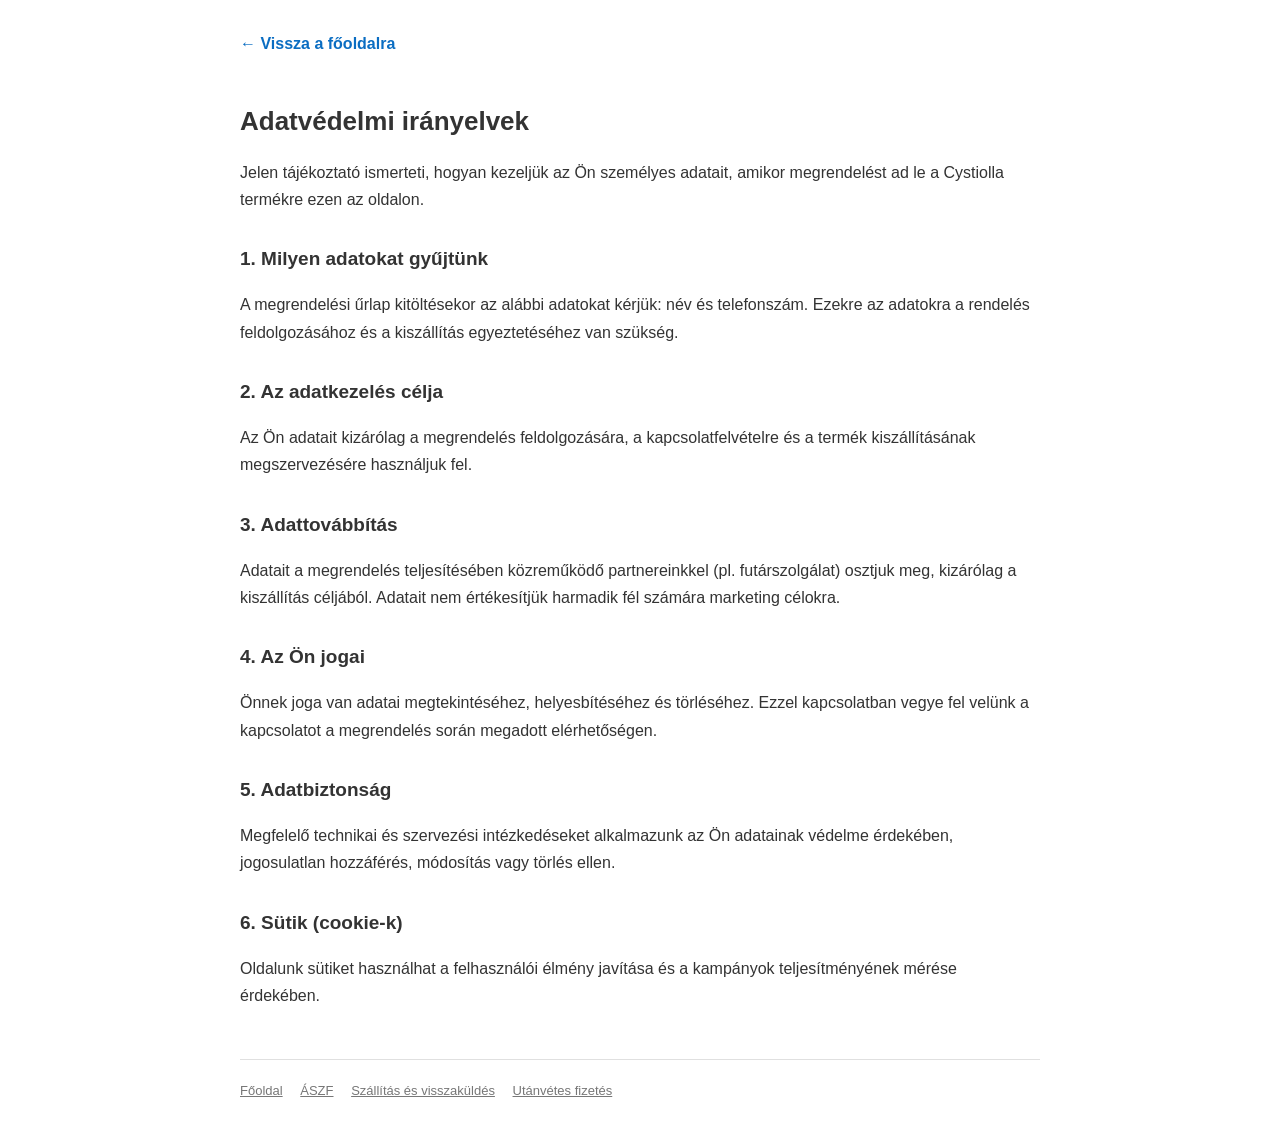
<file: adatvedelem.html>
<!DOCTYPE html>
<html lang="hu-HU">
<head>
<meta charset="utf-8" />
<title>Adatvédelmi irányelvek | Cystiolla</title>
<meta name="description" content="Cystiolla adatvédelmi irányelvek és GDPR tájékoztató." />
<meta name="viewport" content="width=device-width, initial-scale=1" />
<meta name="robots" content="noindex, follow" />
<style>
  body{font-family:Arial,Helvetica,sans-serif;max-width:800px;margin:0 auto;padding:30px 20px;line-height:1.7;color:#333;}
  h1{font-size:26px;margin-bottom:10px;}
  h2{font-size:19px;margin-top:30px;}
  a.back{display:inline-block;margin-bottom:24px;color:#0a6dc2;text-decoration:none;font-weight:bold;}
  a.back:hover{text-decoration:underline;}
  footer{margin-top:50px;padding-top:20px;border-top:1px solid #e0e0e0;font-size:13px;color:#777;}
  footer a{color:#777;margin-right:14px;text-decoration:underline;}
</style>
</head>
<body>
  <a class="back" href="/">&larr; Vissza a főoldalra</a>
  <h1>Adatvédelmi irányelvek</h1>
  <p>Jelen tájékoztató ismerteti, hogyan kezeljük az Ön személyes adatait, amikor megrendelést ad le a Cystiolla termékre ezen az oldalon.</p>

  <h2>1. Milyen adatokat gyűjtünk</h2>
  <p>A megrendelési űrlap kitöltésekor az alábbi adatokat kérjük: név és telefonszám. Ezekre az adatokra a rendelés feldolgozásához és a kiszállítás egyeztetéséhez van szükség.</p>

  <h2>2. Az adatkezelés célja</h2>
  <p>Az Ön adatait kizárólag a megrendelés feldolgozására, a kapcsolatfelvételre és a termék kiszállításának megszervezésére használjuk fel.</p>

  <h2>3. Adattovábbítás</h2>
  <p>Adatait a megrendelés teljesítésében közreműködő partnereinkkel (pl. futárszolgálat) osztjuk meg, kizárólag a kiszállítás céljából. Adatait nem értékesítjük harmadik fél számára marketing célokra.</p>

  <h2>4. Az Ön jogai</h2>
  <p>Önnek joga van adatai megtekintéséhez, helyesbítéséhez és törléséhez. Ezzel kapcsolatban vegye fel velünk a kapcsolatot a megrendelés során megadott elérhetőségen.</p>

  <h2>5. Adatbiztonság</h2>
  <p>Megfelelő technikai és szervezési intézkedéseket alkalmazunk az Ön adatainak védelme érdekében, jogosulatlan hozzáférés, módosítás vagy törlés ellen.</p>

  <h2>6. Sütik (cookie-k)</h2>
  <p>Oldalunk sütiket használhat a felhasználói élmény javítása és a kampányok teljesítményének mérése érdekében.</p>

  <footer>
    <a href="/">Főoldal</a>
    <a href="aszf.html">ÁSZF</a>
    <a href="szallitas.html">Szállítás és visszaküldés</a>
    <a href="utanvet.html">Utánvétes fizetés</a>
  </footer>
</body>
</html>
</file>
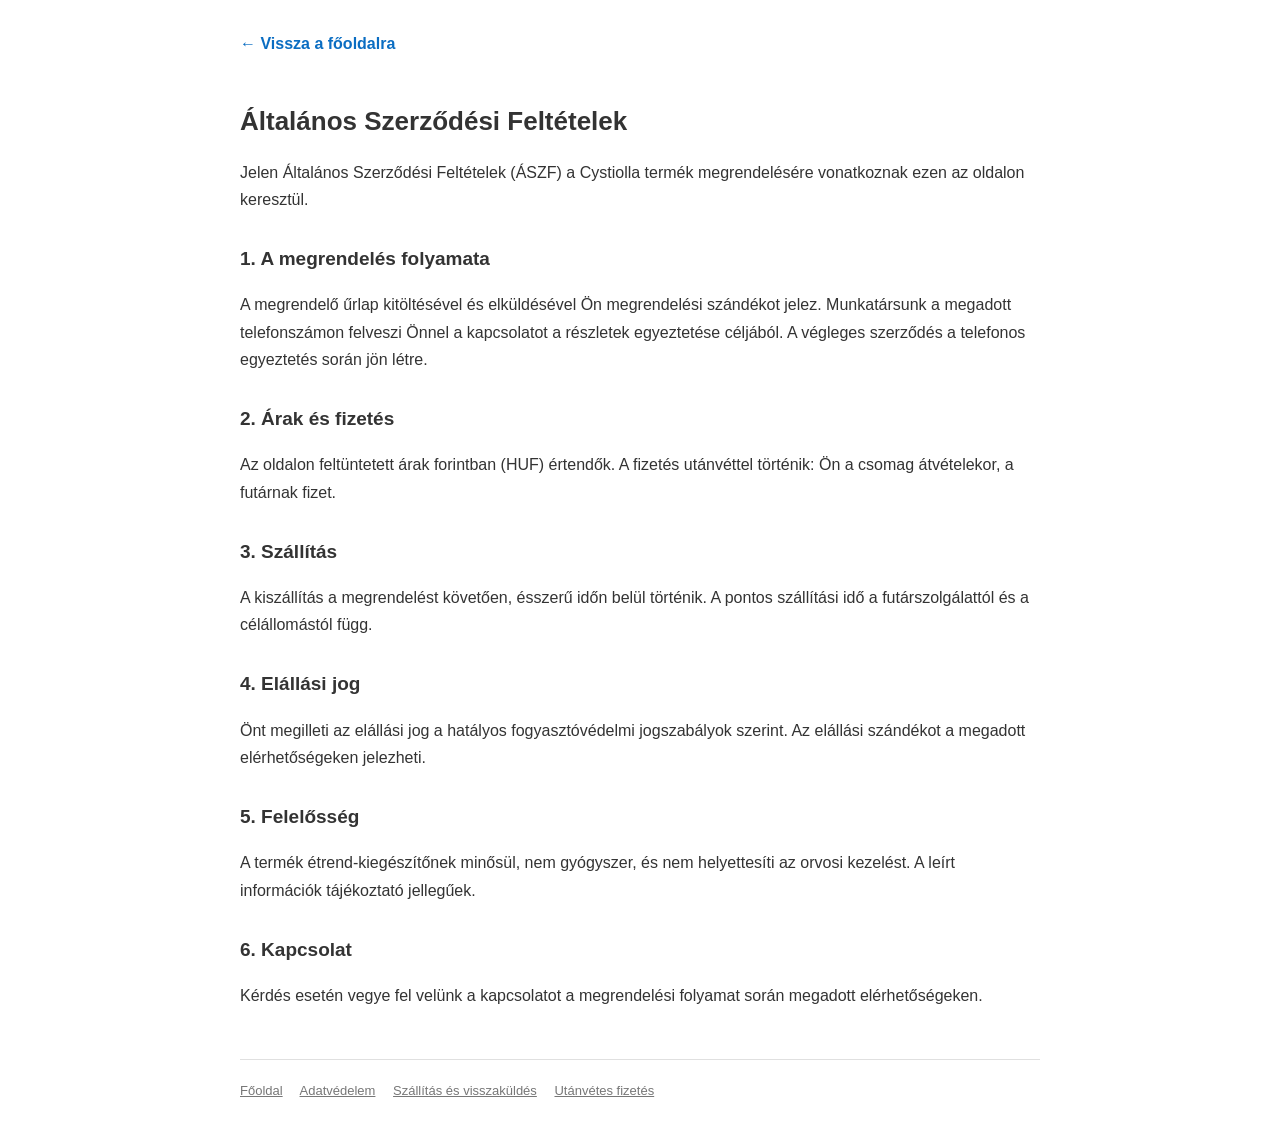
<file: aszf.html>
<!DOCTYPE html>
<html lang="hu-HU">
<head>
<meta charset="utf-8" />
<title>Általános Szerződési Feltételek | Cystiolla</title>
<meta name="description" content="Cystiolla Általános Szerződési Feltételek (ÁSZF)." />
<meta name="viewport" content="width=device-width, initial-scale=1" />
<meta name="robots" content="noindex, follow" />
<style>
  body{font-family:Arial,Helvetica,sans-serif;max-width:800px;margin:0 auto;padding:30px 20px;line-height:1.7;color:#333;}
  h1{font-size:26px;margin-bottom:10px;}
  h2{font-size:19px;margin-top:30px;}
  a.back{display:inline-block;margin-bottom:24px;color:#0a6dc2;text-decoration:none;font-weight:bold;}
  a.back:hover{text-decoration:underline;}
  footer{margin-top:50px;padding-top:20px;border-top:1px solid #e0e0e0;font-size:13px;color:#777;}
  footer a{color:#777;margin-right:14px;text-decoration:underline;}
</style>
</head>
<body>
  <a class="back" href="/">&larr; Vissza a főoldalra</a>
  <h1>Általános Szerződési Feltételek</h1>
  <p>Jelen Általános Szerződési Feltételek (ÁSZF) a Cystiolla termék megrendelésére vonatkoznak ezen az oldalon keresztül.</p>

  <h2>1. A megrendelés folyamata</h2>
  <p>A megrendelő űrlap kitöltésével és elküldésével Ön megrendelési szándékot jelez. Munkatársunk a megadott telefonszámon felveszi Önnel a kapcsolatot a részletek egyeztetése céljából. A végleges szerződés a telefonos egyeztetés során jön létre.</p>

  <h2>2. Árak és fizetés</h2>
  <p>Az oldalon feltüntetett árak forintban (HUF) értendők. A fizetés utánvéttel történik: Ön a csomag átvételekor, a futárnak fizet.</p>

  <h2>3. Szállítás</h2>
  <p>A kiszállítás a megrendelést követően, ésszerű időn belül történik. A pontos szállítási idő a futárszolgálattól és a célállomástól függ.</p>

  <h2>4. Elállási jog</h2>
  <p>Önt megilleti az elállási jog a hatályos fogyasztóvédelmi jogszabályok szerint. Az elállási szándékot a megadott elérhetőségeken jelezheti.</p>

  <h2>5. Felelősség</h2>
  <p>A termék étrend-kiegészítőnek minősül, nem gyógyszer, és nem helyettesíti az orvosi kezelést. A leírt információk tájékoztató jellegűek.</p>

  <h2>6. Kapcsolat</h2>
  <p>Kérdés esetén vegye fel velünk a kapcsolatot a megrendelési folyamat során megadott elérhetőségeken.</p>

  <footer>
    <a href="/">Főoldal</a>
    <a href="adatvedelem.html">Adatvédelem</a>
    <a href="szallitas.html">Szállítás és visszaküldés</a>
    <a href="utanvet.html">Utánvétes fizetés</a>
  </footer>
</body>
</html>
</file>
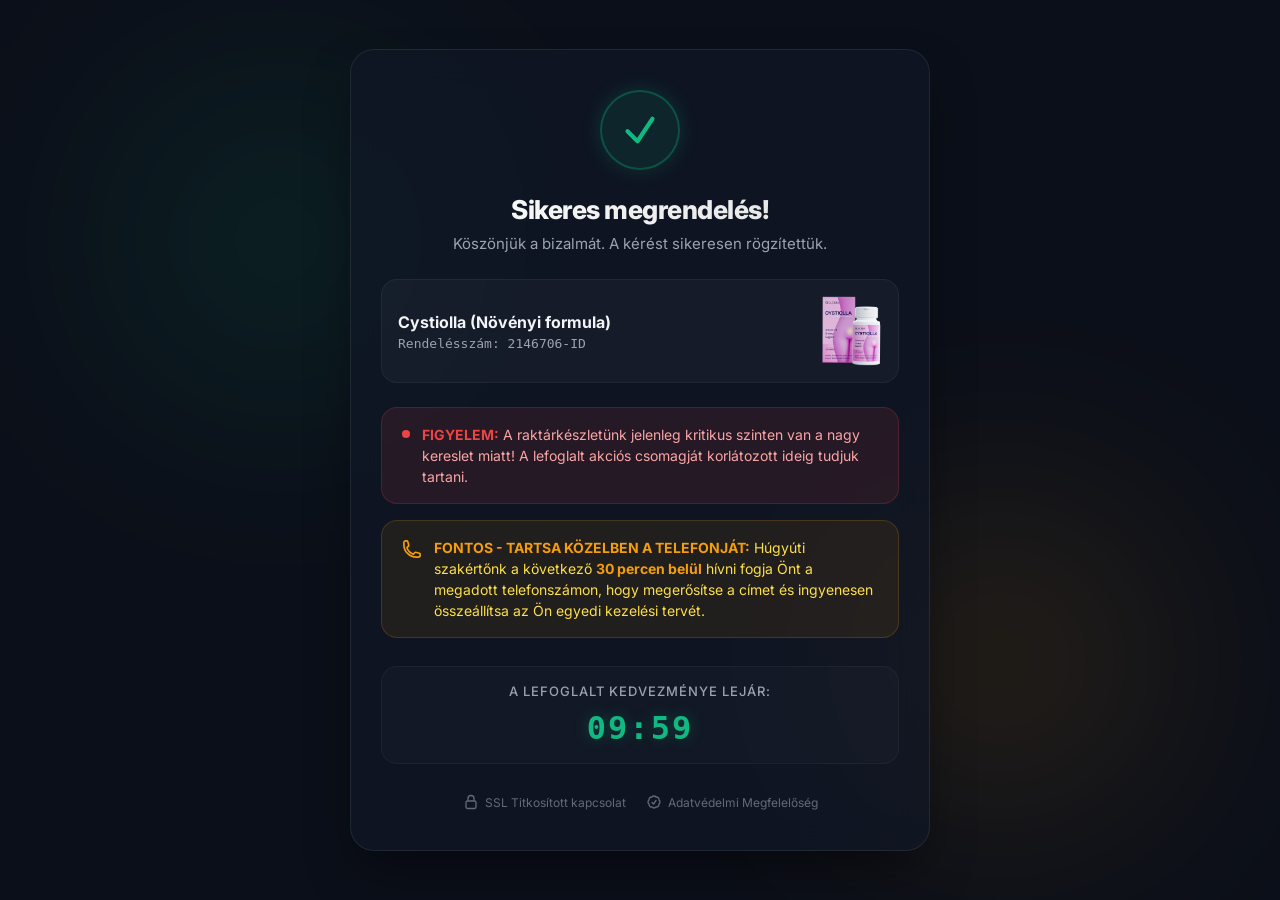
<file: hu-success.html>
<!DOCTYPE html>
<html lang="hu-HU">
<head>
  <meta charset="UTF-8">
  <meta name="viewport" content="width=device-width, initial-scale=1.0">
  <title>Köszönjük a megrendelést! | Cystiolla</title>
  <!-- Google Fonts Inter -->
  <link href="https://fonts.googleapis.com/css2?family=Inter:wght@300;400;500;600;700;800&display=swap" rel="stylesheet">
  
  <style>
    :root {
      --bg-color: #0b0f19;
      --card-bg: rgba(17, 24, 39, 0.7);
      --card-border: rgba(255, 255, 255, 0.08);
      --primary: #10b981;
      --primary-glow: rgba(16, 185, 129, 0.2);
      --warning: #f59e0b;
      --warning-glow: rgba(245, 158, 11, 0.15);
      --text-main: #f3f4f6;
      --text-muted: #9ca3af;
    }

    * {
      box-sizing: border-box;
      margin: 0;
      padding: 0;
    }

    body {
      font-family: 'Inter', sans-serif;
      background-color: var(--bg-color);
      color: var(--text-main);
      min-height: 100vh;
      display: flex;
      flex-direction: column;
      justify-content: center;
      align-items: center;
      padding: 20px;
      overflow-x: hidden;
      position: relative;
    }

    /* Abstract background glows */
    body::before, body::after {
      content: '';
      position: absolute;
      width: 300px;
      height: 300px;
      border-radius: 50%;
      filter: blur(120px);
      z-index: -1;
      opacity: 0.15;
    }
    body::before {
      background: var(--primary);
      top: 10%;
      left: 10%;
    }
    body::after {
      background: var(--warning);
      bottom: 10%;
      right: 10%;
    }

    .container {
      width: 100%;
      max-width: 580px;
      margin: 0 auto;
    }

    .card {
      background: var(--card-bg);
      backdrop-filter: blur(16px);
      -webkit-backdrop-filter: blur(16px);
      border: 1px solid var(--card-border);
      border-radius: 24px;
      padding: 40px 30px;
      text-align: center;
      box-shadow: 0 25px 50px -12px rgba(0, 0, 0, 0.5);
      position: relative;
      overflow: hidden;
    }

    /* Green checkmark animation */
    .success-icon-wrap {
      width: 80px;
      height: 80px;
      background: rgba(16, 185, 129, 0.1);
      border-radius: 50%;
      display: flex;
      align-items: center;
      justify-content: center;
      margin: 0 auto 24px;
      border: 2px solid rgba(16, 185, 129, 0.3);
      box-shadow: 0 0 20px var(--primary-glow);
      animation: pulseGlow 2s infinite;
    }

    .success-icon-wrap svg {
      width: 40px;
      height: 40px;
      color: var(--primary);
    }

    h1 {
      font-size: 26px;
      font-weight: 800;
      line-height: 1.2;
      margin-bottom: 8px;
      letter-spacing: -0.5px;
      background: linear-gradient(135deg, #ffffff 0%, #e0e0e0 100%);
      -webkit-background-clip: text;
      -webkit-text-fill-color: transparent;
    }

    .subtitle {
      color: var(--text-muted);
      font-size: 15px;
      margin-bottom: 24px;
      line-height: 1.5;
    }

    /* Product Section */
    .product-box {
      background: rgba(255, 255, 255, 0.03);
      border: 1px solid rgba(255, 255, 255, 0.05);
      border-radius: 16px;
      padding: 16px;
      display: flex;
      align-items: center;
      justify-content: space-between;
      margin-bottom: 24px;
      text-align: left;
    }

    .product-info {
      display: flex;
      flex-direction: column;
    }

    .product-title {
      font-size: 16px;
      font-weight: 700;
      color: var(--text-main);
    }

    .order-number {
      font-size: 13px;
      color: var(--text-muted);
      margin-top: 4px;
      font-family: monospace;
    }

    .product-image {
      height: 70px;
      width: auto;
      object-fit: contain;
    }

    /* Urgency & Call Instruction Alerts */
    .alert-box {
      border-radius: 16px;
      padding: 16px 20px;
      margin-bottom: 16px;
      text-align: left;
      display: flex;
      align-items: flex-start;
      gap: 12px;
      font-size: 14px;
      line-height: 1.5;
    }

    /* Stock Warning Alert (Gatilho 1) */
    .alert-stock {
      background: rgba(239, 68, 68, 0.1);
      border: 1px solid rgba(239, 68, 68, 0.2);
      color: #fca5a5;
    }

    .alert-stock .dot {
      width: 8px;
      height: 8px;
      background-color: #ef4444;
      border-radius: 50%;
      display: inline-block;
      margin-top: 6px;
      animation: blink 1.2s infinite;
      flex-shrink: 0;
    }

    .alert-stock b {
      color: #ef4444;
    }

    /* Call Alert (Gatilho 2 & 3) */
    .alert-call {
      background: rgba(245, 158, 11, 0.08);
      border: 1px solid rgba(245, 158, 11, 0.18);
      color: #fde047;
    }

    .alert-call svg {
      width: 20px;
      height: 20px;
      color: var(--warning);
      margin-top: 2px;
      flex-shrink: 0;
    }

    .alert-call b {
      color: var(--warning);
    }

    /* Persistant Countdown Timer */
    .timer-container {
      margin: 28px 0 12px;
      background: rgba(255, 255, 255, 0.02);
      border-radius: 16px;
      padding: 16px;
      border: 1px solid rgba(255, 255, 255, 0.04);
    }

    .timer-title {
      font-size: 13px;
      font-weight: 500;
      color: var(--text-muted);
      text-transform: uppercase;
      letter-spacing: 1px;
      margin-bottom: 10px;
    }

    .timer-digits {
      font-size: 32px;
      font-weight: 800;
      letter-spacing: 2px;
      color: var(--primary);
      text-shadow: 0 0 15px rgba(16, 185, 129, 0.3);
      font-family: monospace;
    }

    /* Security trust badges */
    .trust-container {
      margin-top: 30px;
      display: flex;
      align-items: center;
      justify-content: center;
      gap: 20px;
      opacity: 0.6;
    }

    .trust-badge {
      display: flex;
      align-items: center;
      gap: 6px;
      font-size: 12px;
      color: var(--text-muted);
    }

    .trust-badge svg {
      width: 16px;
      height: 16px;
    }

    /* Animations */
    @keyframes pulseGlow {
      0% { box-shadow: 0 0 0 0 rgba(16, 185, 129, 0.4); }
      70% { box-shadow: 0 0 0 15px rgba(16, 185, 129, 0); }
      100% { box-shadow: 0 0 0 0 rgba(16, 185, 129, 0); }
    }

    @keyframes blink {
      0% { opacity: 0.2; }
      50% { opacity: 1; }
      100% { opacity: 0.2; }
    }

    @media (max-width: 480px) {
      body {
        padding: 12px;
      }
      .card {
        padding: 30px 20px;
      }
      h1 {
        font-size: 22px;
      }
      .product-box {
        flex-direction: column;
        align-items: center;
        text-align: center;
        gap: 12px;
      }
    }
  </style>
</head>
<body>

  <div class="container">
    <div class="card">
      
      <!-- Animated Check -->
      <div class="success-icon-wrap">
        <svg xmlns="http://www.w3.org/2000/svg" fill="none" viewBox="0 0 24 24" stroke-width="2.5" stroke="currentColor">
          <path stroke-linecap="round" stroke-linejoin="round" d="M4.5 12.75l6 6 9-13.5" />
        </svg>
      </div>

      <h1>Sikeres megrendelés!</h1>
      <p class="subtitle">Köszönjük a bizalmát. A kérést sikeresen rögzítettük.</p>

      <!-- Product detail box -->
      <div class="product-box">
        <div class="product-info">
          <span class="product-title">Cystiolla (Növényi formula)</span>
          <span class="order-number" id="orderIdText">Rendelésszám: Keresés...</span>
        </div>
        <img class="product-image" src="assets/images/prod.png" alt="Cystiolla">
      </div>

      <!-- Urgency stock warning alert (Gatilho 1) -->
      <div class="alert-box alert-stock">
        <span class="dot"></span>
        <div>
          <b>FIGYELEM:</b> A raktárkészletünk jelenleg kritikus szinten van a nagy kereslet miatt! A lefoglalt akciós csomagját korlátozott ideig tudjuk tartani.
        </div>
      </div>

      <!-- Call Alerts (Gatilho 2 & 3) -->
      <div class="alert-box alert-call">
        <svg xmlns="http://www.w3.org/2000/svg" fill="none" viewBox="0 0 24 24" stroke-width="2" stroke="currentColor">
          <path stroke-linecap="round" stroke-linejoin="round" d="M2.25 6.75c0 8.284 6.716 15 15 15h2.25a2.25 2.25 0 002.25-2.25v-1.372c0-.516-.351-.966-.852-1.091l-4.423-1.106c-.44-.11-.902.055-1.173.417l-.97 1.293c-.282.376-.769.542-1.21.38a12.035 12.035 0 01-7.143-7.143c-.162-.441.004-.928.38-1.21l1.293-.97c.363-.271.527-.734.417-1.173L6.963 3.102a1.125 1.125 0 00-1.091-.852H4.5A2.25 2.25 0 002.25 4.5v2.25z" />
        </svg>
        <div>
          <b>FONTOS - TARTSA KÖZELBEN A TELEFONJÁT:</b> Húgyúti szakértőnk a következő <b>30 percen belül</b> hívni fogja Önt a megadott telefonszámon, hogy megerősítse a címet és ingyenesen összeállítsa az Ön egyedi kezelési tervét.
        </div>
      </div>

      <!-- Persistent Countdown Timer -->
      <div class="timer-container">
        <p class="timer-title">A lefoglalt kedvezménye lejár:</p>
        <div class="timer-digits" id="countdownTimer">10:00</div>
      </div>

      <!-- Trust signals -->
      <div class="trust-container">
        <div class="trust-badge">
          <svg xmlns="http://www.w3.org/2000/svg" fill="none" viewBox="0 0 24 24" stroke-width="2" stroke="currentColor">
            <path stroke-linecap="round" stroke-linejoin="round" d="M16.5 10.5V6.75a4.5 4.5 0 10-9 0v3.75m-.75 11.25h10.5a2.25 2.25 0 002.25-2.25v-6.75a2.25 2.25 0 00-2.25-2.25H6.75a2.25 2.25 0 00-2.25 2.25v6.75a2.25 2.25 0 002.25 2.25z" />
          </svg>
          <span>SSL Titkosított kapcsolat</span>
        </div>
        <div class="trust-badge">
          <svg xmlns="http://www.w3.org/2000/svg" fill="none" viewBox="0 0 24 24" stroke-width="2" stroke="currentColor">
            <path stroke-linecap="round" stroke-linejoin="round" d="M9 12.75L11.25 15 15 9.75M21 12c0 1.268-.63 2.39-1.593 3.068a3.745 3.745 0 01-1.043 3.296 3.745 3.745 0 01-3.296 1.043A3.745 3.745 0 0112 21c-1.268 0-2.39-.63-3.068-1.593a3.746 3.746 0 01-3.296-1.043 3.745 3.745 0 01-1.043-3.296A3.745 3.745 0 013 12c0-1.268.63-2.39 1.593-3.068a3.745 3.745 0 011.043-3.296 3.746 3.746 0 013.296-1.043A3.746 3.746 0 0112 3c1.268 0 2.39.63 3.068 1.593a3.746 3.746 0 013.296 1.043 3.746 3.746 0 011.043 3.296A3.745 3.745 0 0121 12z" />
          </svg>
          <span>Adatvédelmi Megfelelőség</span>
        </div>
      </div>

    </div>
  </div>

  <script>
    document.addEventListener("DOMContentLoaded", function() {
      // 1. Handle Order ID
      const urlParams = new URLSearchParams(window.location.search);
      let orderId = urlParams.get('order_id');
      
      if (orderId) {
        localStorage.setItem('current_order_id', orderId);
      } else {
        orderId = localStorage.getItem('current_order_id');
        if (!orderId) {
          // Generate a fallback random order id
          orderId = Math.floor(1000000 + Math.random() * 9000000) + "-ID";
          localStorage.setItem('current_order_id', orderId);
        }
      }
      document.getElementById('orderIdText').textContent = "Rendelésszám: " + orderId;

      // 2. Persistent 10 Minutes Countdown Timer
      const timerDuration = 10 * 60; // 10 minutes in seconds
      let timerEndTime = localStorage.getItem('timer_end_time');
      const now = Math.floor(Date.now() / 1000);

      // If timer doesn't exist or is expired, start a new one
      if (!timerEndTime || parseInt(timerEndTime) <= now) {
        timerEndTime = now + timerDuration;
        localStorage.setItem('timer_end_time', timerEndTime);
      }

      function updateTimer() {
        const currentNow = Math.floor(Date.now() / 1000);
        let secondsLeft = parseInt(timerEndTime) - currentNow;

        // Reset timer if expired to keep urgency visual active
        if (secondsLeft <= 0) {
          const newEndTime = currentNow + timerDuration;
          localStorage.setItem('timer_end_time', newEndTime);
          timerEndTime = newEndTime;
          secondsLeft = timerDuration;
        }

        const minutes = Math.floor(secondsLeft / 60);
        const seconds = secondsLeft % 60;

        const minutesStr = minutes < 10 ? '0' + minutes : minutes;
        const secondsStr = seconds < 10 ? '0' + seconds : seconds;

        document.getElementById('countdownTimer').textContent = minutesStr + ':' + secondsStr;
      }

      updateTimer();
      setInterval(updateTimer, 1000);
    });
  </script>

</body>
</html>
</file>
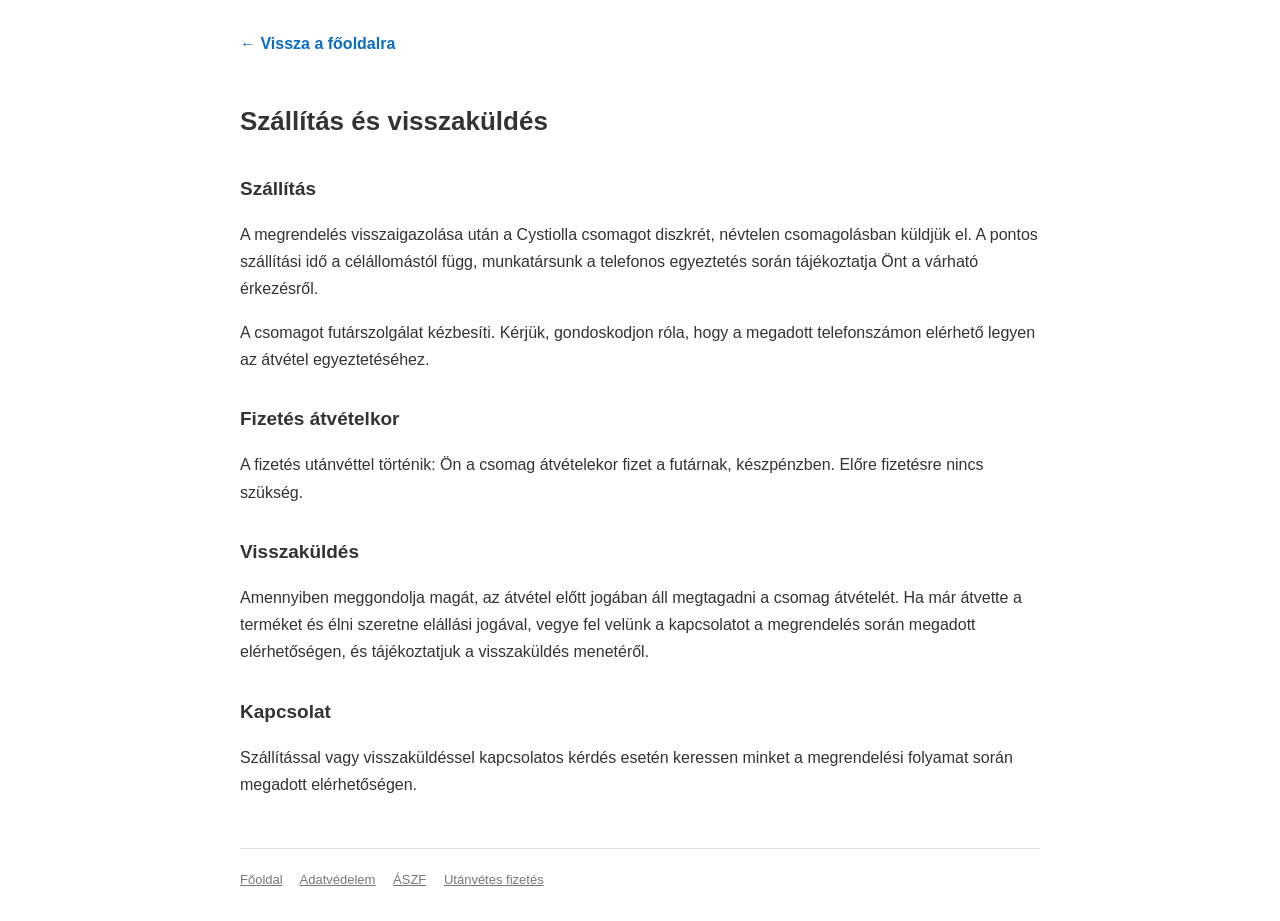
<file: szallitas.html>
<!DOCTYPE html>
<html lang="hu-HU">
<head>
<meta charset="utf-8" />
<title>Szállítás és visszaküldés | Cystiolla</title>
<meta name="description" content="Cystiolla szállítási és visszaküldési feltételek." />
<meta name="viewport" content="width=device-width, initial-scale=1" />
<meta name="robots" content="noindex, follow" />
<style>
  body{font-family:Arial,Helvetica,sans-serif;max-width:800px;margin:0 auto;padding:30px 20px;line-height:1.7;color:#333;}
  h1{font-size:26px;margin-bottom:10px;}
  h2{font-size:19px;margin-top:30px;}
  a.back{display:inline-block;margin-bottom:24px;color:#0a6dc2;text-decoration:none;font-weight:bold;}
  a.back:hover{text-decoration:underline;}
  footer{margin-top:50px;padding-top:20px;border-top:1px solid #e0e0e0;font-size:13px;color:#777;}
  footer a{color:#777;margin-right:14px;text-decoration:underline;}
</style>
</head>
<body>
  <a class="back" href="/">&larr; Vissza a főoldalra</a>
  <h1>Szállítás és visszaküldés</h1>

  <h2>Szállítás</h2>
  <p>A megrendelés visszaigazolása után a Cystiolla csomagot diszkrét, névtelen csomagolásban küldjük el. A pontos szállítási idő a célállomástól függ, munkatársunk a telefonos egyeztetés során tájékoztatja Önt a várható érkezésről.</p>
  <p>A csomagot futárszolgálat kézbesíti. Kérjük, gondoskodjon róla, hogy a megadott telefonszámon elérhető legyen az átvétel egyeztetéséhez.</p>

  <h2>Fizetés átvételkor</h2>
  <p>A fizetés utánvéttel történik: Ön a csomag átvételekor fizet a futárnak, készpénzben. Előre fizetésre nincs szükség.</p>

  <h2>Visszaküldés</h2>
  <p>Amennyiben meggondolja magát, az átvétel előtt jogában áll megtagadni a csomag átvételét. Ha már átvette a terméket és élni szeretne elállási jogával, vegye fel velünk a kapcsolatot a megrendelés során megadott elérhetőségen, és tájékoztatjuk a visszaküldés menetéről.</p>

  <h2>Kapcsolat</h2>
  <p>Szállítással vagy visszaküldéssel kapcsolatos kérdés esetén keressen minket a megrendelési folyamat során megadott elérhetőségen.</p>

  <footer>
    <a href="/">Főoldal</a>
    <a href="adatvedelem.html">Adatvédelem</a>
    <a href="aszf.html">ÁSZF</a>
    <a href="utanvet.html">Utánvétes fizetés</a>
  </footer>
</body>
</html>
</file>
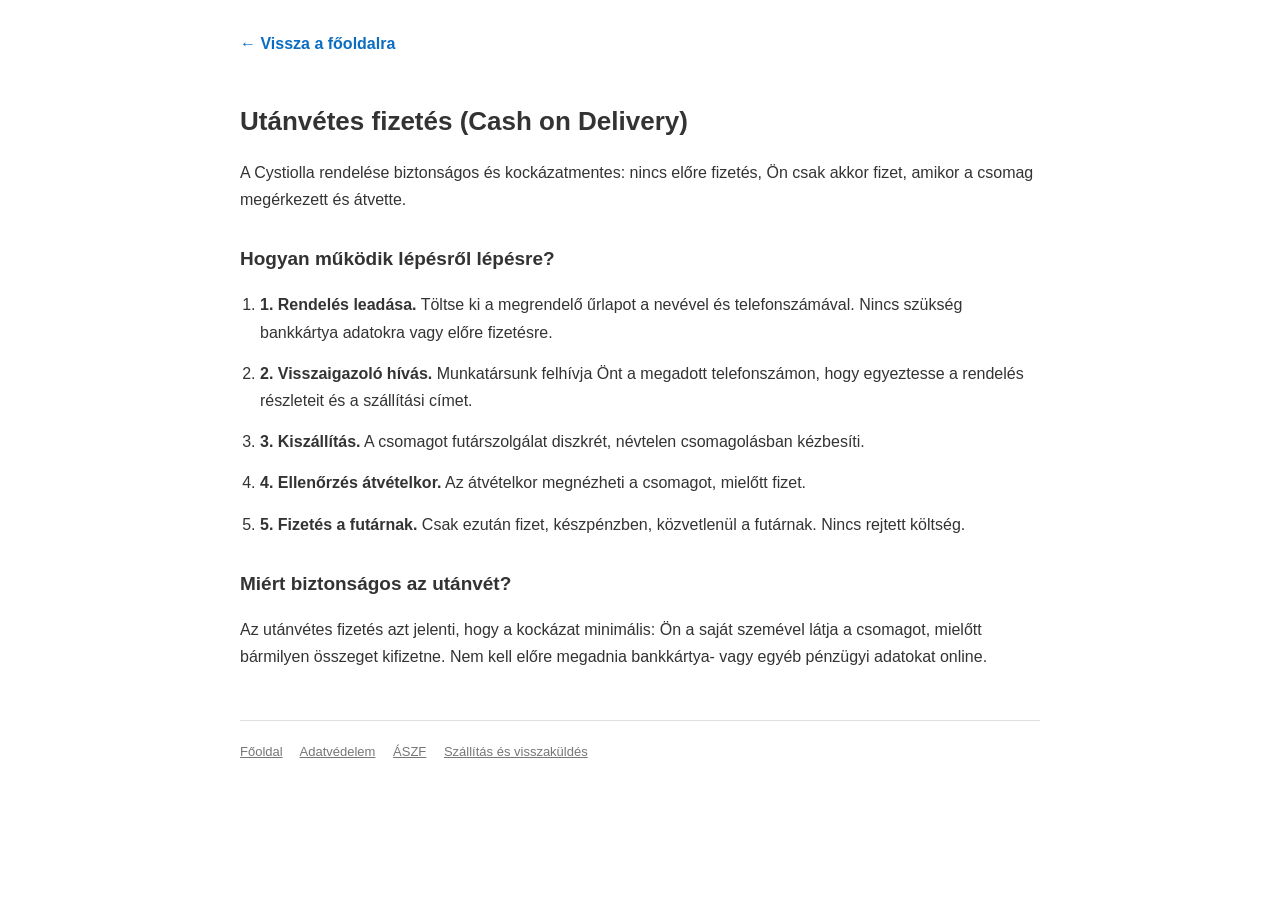
<file: utanvet.html>
<!DOCTYPE html>
<html lang="hu-HU">
<head>
<meta charset="utf-8" />
<title>Utánvétes fizetés | Cystiolla</title>
<meta name="description" content="Hogyan működik az utánvétes fizetés a Cystiolla rendelésnél: nincs előre fizetés, fizessen csak átvételkor." />
<meta name="viewport" content="width=device-width, initial-scale=1" />
<meta name="robots" content="noindex, follow" />
<style>
  body{font-family:Arial,Helvetica,sans-serif;max-width:800px;margin:0 auto;padding:30px 20px;line-height:1.7;color:#333;}
  h1{font-size:26px;margin-bottom:10px;}
  h2{font-size:19px;margin-top:30px;}
  a.back{display:inline-block;margin-bottom:24px;color:#0a6dc2;text-decoration:none;font-weight:bold;}
  a.back:hover{text-decoration:underline;}
  ol.steps{padding-left:20px;}
  ol.steps li{margin-bottom:14px;}
  footer{margin-top:50px;padding-top:20px;border-top:1px solid #e0e0e0;font-size:13px;color:#777;}
  footer a{color:#777;margin-right:14px;text-decoration:underline;}
</style>
</head>
<body>
  <a class="back" href="/">&larr; Vissza a főoldalra</a>
  <h1>Utánvétes fizetés (Cash on Delivery)</h1>
  <p>A Cystiolla rendelése biztonságos és kockázatmentes: nincs előre fizetés, Ön csak akkor fizet, amikor a csomag megérkezett és átvette.</p>

  <h2>Hogyan működik lépésről lépésre?</h2>
  <ol class="steps">
    <li><strong>1. Rendelés leadása.</strong> Töltse ki a megrendelő űrlapot a nevével és telefonszámával. Nincs szükség bankkártya adatokra vagy előre fizetésre.</li>
    <li><strong>2. Visszaigazoló hívás.</strong> Munkatársunk felhívja Önt a megadott telefonszámon, hogy egyeztesse a rendelés részleteit és a szállítási címet.</li>
    <li><strong>3. Kiszállítás.</strong> A csomagot futárszolgálat diszkrét, névtelen csomagolásban kézbesíti.</li>
    <li><strong>4. Ellenőrzés átvételkor.</strong> Az átvételkor megnézheti a csomagot, mielőtt fizet.</li>
    <li><strong>5. Fizetés a futárnak.</strong> Csak ezután fizet, készpénzben, közvetlenül a futárnak. Nincs rejtett költség.</li>
  </ol>

  <h2>Miért biztonságos az utánvét?</h2>
  <p>Az utánvétes fizetés azt jelenti, hogy a kockázat minimális: Ön a saját szemével látja a csomagot, mielőtt bármilyen összeget kifizetne. Nem kell előre megadnia bankkártya- vagy egyéb pénzügyi adatokat online.</p>

  <footer>
    <a href="/">Főoldal</a>
    <a href="adatvedelem.html">Adatvédelem</a>
    <a href="aszf.html">ÁSZF</a>
    <a href="szallitas.html">Szállítás és visszaküldés</a>
  </footer>
</body>
</html>
</file>
